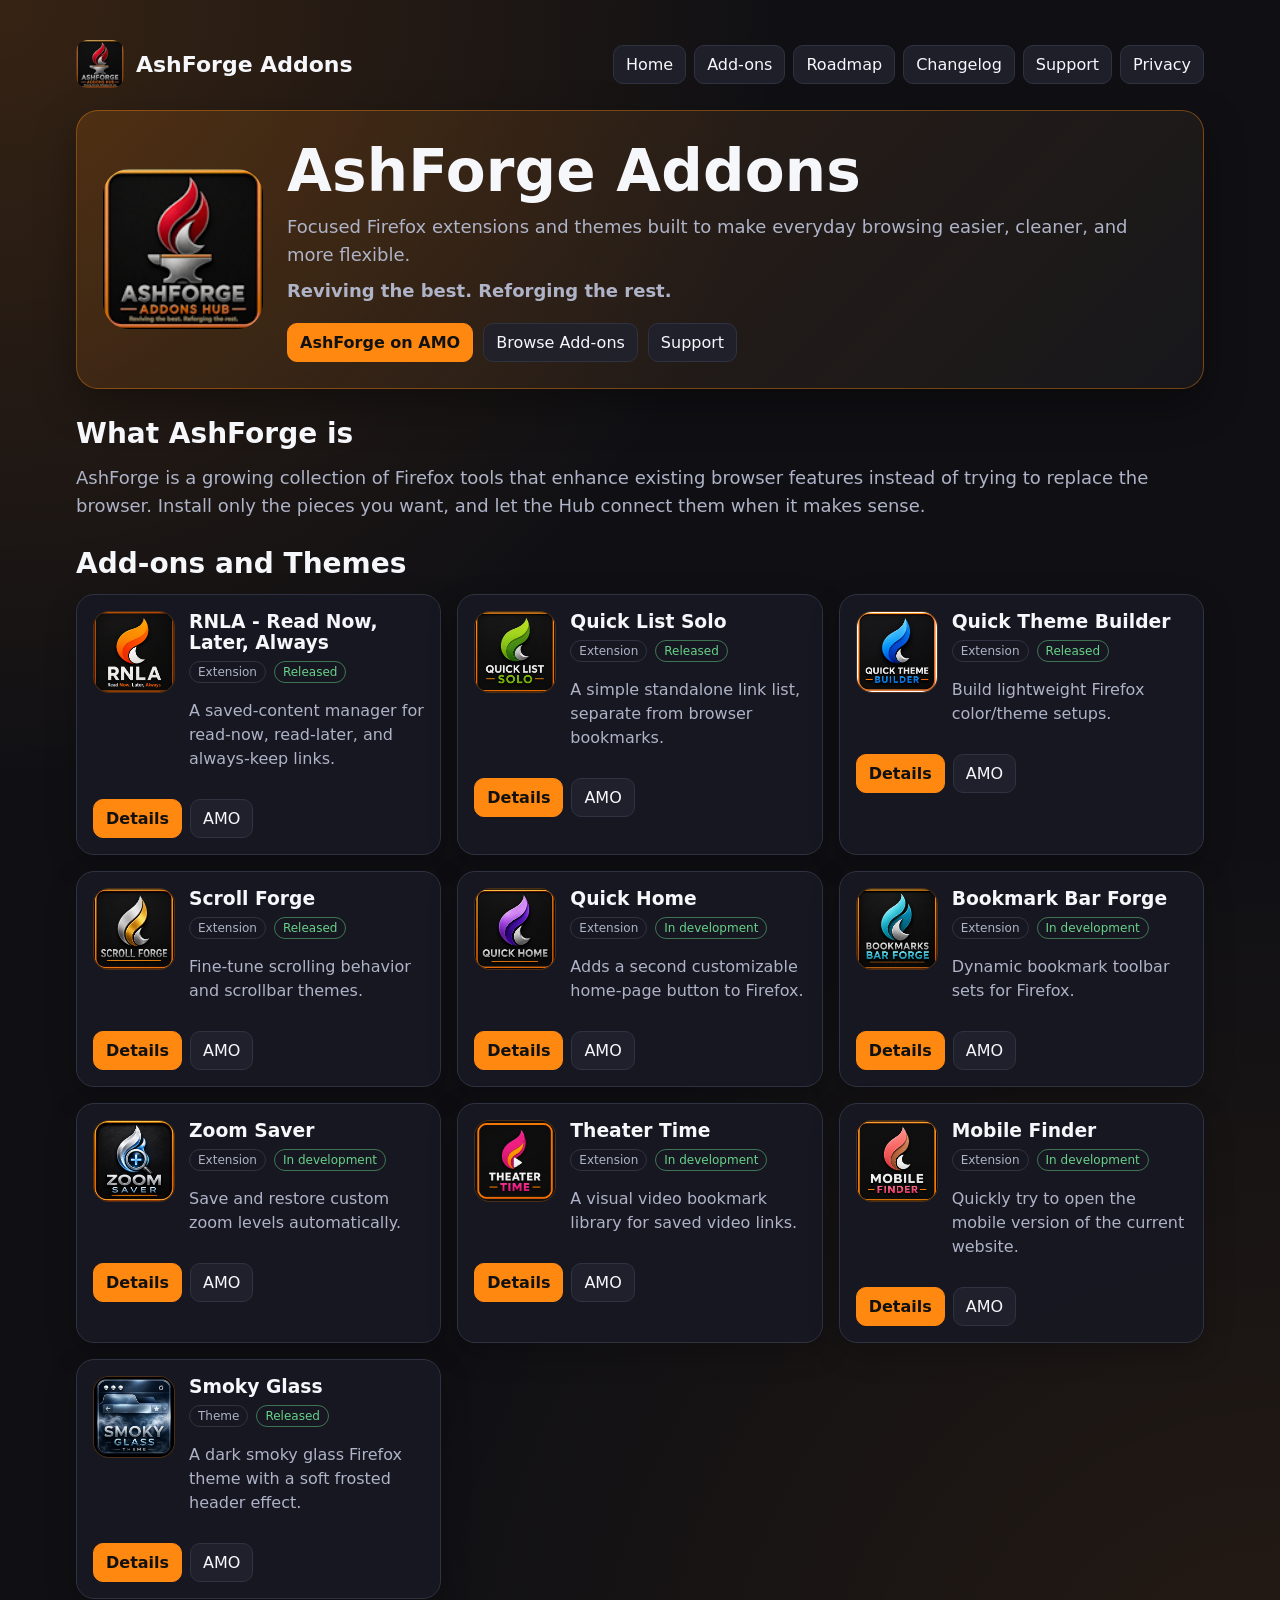
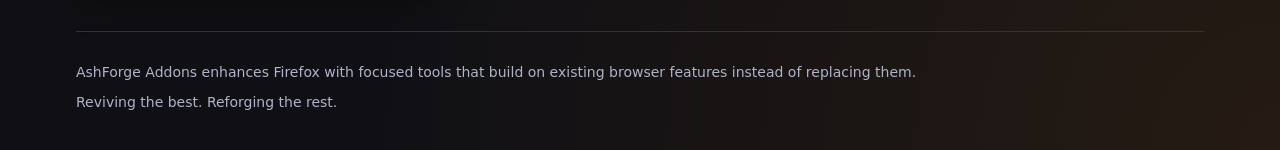
<file: index.html>
<!DOCTYPE html>
<html lang="en"><head><meta charset="UTF-8"><meta name="viewport" content="width=device-width, initial-scale=1"><title>Home | AshForge Addons</title><link rel="stylesheet" href="css/style.css"></head><body><main class="site-shell"><header class="topbar"><a class="brand" href="index.html"><img src="images/icons/ashforge-hub-128.png" alt="AshForge Addons"><strong>AshForge Addons</strong></a><nav class="nav"><a href="index.html">Home</a><a href="index.html#addons">Add-ons</a><a href="roadmap.html">Roadmap</a><a href="changelog.html">Changelog</a><a href="support.html">Support</a><a href="privacy.html">Privacy</a></nav></header><section class="hero"><img src="images/icons/ashforge-hub-128.png" alt="AshForge Addons"><div><h1>AshForge Addons</h1><p class="lead">Focused Firefox extensions and themes built to make everyday browsing easier, cleaner, and more flexible.</p><p class="lead"><strong>Reviving the best. Reforging the rest.</strong></p><div class="hero-actions"><a class="btn btn-accent" href="https://addons.mozilla.org/en-US/firefox/user/19601480/" target="_blank" rel="noopener noreferrer">AshForge on AMO</a><a class="btn" href="#addons">Browse Add-ons</a><a class="btn" href="support.html">Support</a></div></div></section><section class="section"><h2>What AshForge is</h2><p class="lead">AshForge is a growing collection of Firefox tools that enhance existing browser features instead of trying to replace the browser. Install only the pieces you want, and let the Hub connect them when it makes sense.</p></section><section class="section" id="addons"><h2>Add-ons and Themes</h2><div class="grid"><article class="card"><div class="card-head"><img class="product-icon" src="images/icons/rnla.png" alt="RNLA - Read Now, Later, Always"><div><h3>RNLA - Read Now, Later, Always</h3><div class="badges"><span class="badge">Extension</span><span class="badge ok">Released</span></div><p>A saved-content manager for read-now, read-later, and always-keep links.</p></div></div><div class="actions"><a class="btn btn-accent" href="addons/rnla.html">Details</a><a class="btn" href="https://addons.mozilla.org/en-US/firefox/addon/rnla-read-now-later-always/" target="_blank" rel="noopener noreferrer">AMO</a></div></article><article class="card"><div class="card-head"><img class="product-icon" src="images/icons/quick-list-solo.png" alt="Quick List Solo"><div><h3>Quick List Solo</h3><div class="badges"><span class="badge">Extension</span><span class="badge ok">Released</span></div><p>A simple standalone link list, separate from browser bookmarks.</p></div></div><div class="actions"><a class="btn btn-accent" href="addons/quick-list-solo.html">Details</a><a class="btn" href="https://addons.mozilla.org/en-US/firefox/addon/quick-list-solo/" target="_blank" rel="noopener noreferrer">AMO</a></div></article><article class="card"><div class="card-head"><img class="product-icon" src="images/icons/quick-theme-builder.png" alt="Quick Theme Builder"><div><h3>Quick Theme Builder</h3><div class="badges"><span class="badge">Extension</span><span class="badge ok">Released</span></div><p>Build lightweight Firefox color/theme setups.</p></div></div><div class="actions"><a class="btn btn-accent" href="addons/quick-theme-builder.html">Details</a><a class="btn" href="https://addons.mozilla.org/en-US/firefox/addon/quick-theme-builder/" target="_blank" rel="noopener noreferrer">AMO</a></div></article><article class="card"><div class="card-head"><img class="product-icon" src="images/icons/scroll-forge.png" alt="Scroll Forge"><div><h3>Scroll Forge</h3><div class="badges"><span class="badge">Extension</span><span class="badge ok">Released</span></div><p>Fine-tune scrolling behavior and scrollbar themes.</p></div></div><div class="actions"><a class="btn btn-accent" href="addons/scroll-forge.html">Details</a><a class="btn" href="https://addons.mozilla.org/en-US/firefox/addon/scroll-forge/" target="_blank" rel="noopener noreferrer">AMO</a></div></article><article class="card"><div class="card-head"><img class="product-icon" src="images/icons/quick-home.png" alt="Quick Home"><div><h3>Quick Home</h3><div class="badges"><span class="badge">Extension</span><span class="badge ok">In development</span></div><p>Adds a second customizable home-page button to Firefox.</p></div></div><div class="actions"><a class="btn btn-accent" href="addons/quick-home.html">Details</a><a class="btn" href="https://addons.mozilla.org/en-US/firefox/addon/quick-home/" target="_blank" rel="noopener noreferrer">AMO</a></div></article><article class="card"><div class="card-head"><img class="product-icon" src="images/icons/bookmark-bar-forge.png" alt="Bookmark Bar Forge"><div><h3>Bookmark Bar Forge</h3><div class="badges"><span class="badge">Extension</span><span class="badge ok">In development</span></div><p>Dynamic bookmark toolbar sets for Firefox.</p></div></div><div class="actions"><a class="btn btn-accent" href="addons/bookmark-bar-forge.html">Details</a><a class="btn" href="https://addons.mozilla.org/en-US/firefox/addon/bookmark-bar-forge/" target="_blank" rel="noopener noreferrer">AMO</a></div></article><article class="card"><div class="card-head"><img class="product-icon" src="images/icons/zoom-saver.png" alt="Zoom Saver"><div><h3>Zoom Saver</h3><div class="badges"><span class="badge">Extension</span><span class="badge ok">In development</span></div><p>Save and restore custom zoom levels automatically.</p></div></div><div class="actions"><a class="btn btn-accent" href="addons/zoom-saver.html">Details</a><a class="btn" href="https://addons.mozilla.org/en-US/firefox/addon/zoom-saver/" target="_blank" rel="noopener noreferrer">AMO</a></div></article><article class="card"><div class="card-head"><img class="product-icon" src="images/icons/theater-time.png" alt="Theater Time"><div><h3>Theater Time</h3><div class="badges"><span class="badge">Extension</span><span class="badge ok">In development</span></div><p>A visual video bookmark library for saved video links.</p></div></div><div class="actions"><a class="btn btn-accent" href="addons/theater-time.html">Details</a><a class="btn" href="https://addons.mozilla.org/en-US/firefox/addon/theater-time/" target="_blank" rel="noopener noreferrer">AMO</a></div></article><article class="card"><div class="card-head"><img class="product-icon" src="images/icons/mobile-finder.png" alt="Mobile Finder"><div><h3>Mobile Finder</h3><div class="badges"><span class="badge">Extension</span><span class="badge ok">In development</span></div><p>Quickly try to open the mobile version of the current website.</p></div></div><div class="actions"><a class="btn btn-accent" href="addons/mobile-finder.html">Details</a><a class="btn" href="https://addons.mozilla.org/en-US/firefox/addon/mobile-finder/" target="_blank" rel="noopener noreferrer">AMO</a></div></article><article class="card"><div class="card-head"><img class="product-icon" src="images/icons/smoky-glass.png" alt="Smoky Glass"><div><h3>Smoky Glass</h3><div class="badges"><span class="badge">Theme</span><span class="badge ok">Released</span></div><p>A dark smoky glass Firefox theme with a soft frosted header effect.</p></div></div><div class="actions"><a class="btn btn-accent" href="themes/smoky-glass.html">Details</a><a class="btn" href="https://addons.mozilla.org/en-US/firefox/addon/smoky-glass/" target="_blank" rel="noopener noreferrer">AMO</a></div></article></div></section><footer class="footer"><p>AshForge Addons enhances Firefox with focused tools that build on existing browser features instead of replacing them.</p><p>Reviving the best. Reforging the rest.</p></footer></main></body></html>
</file>
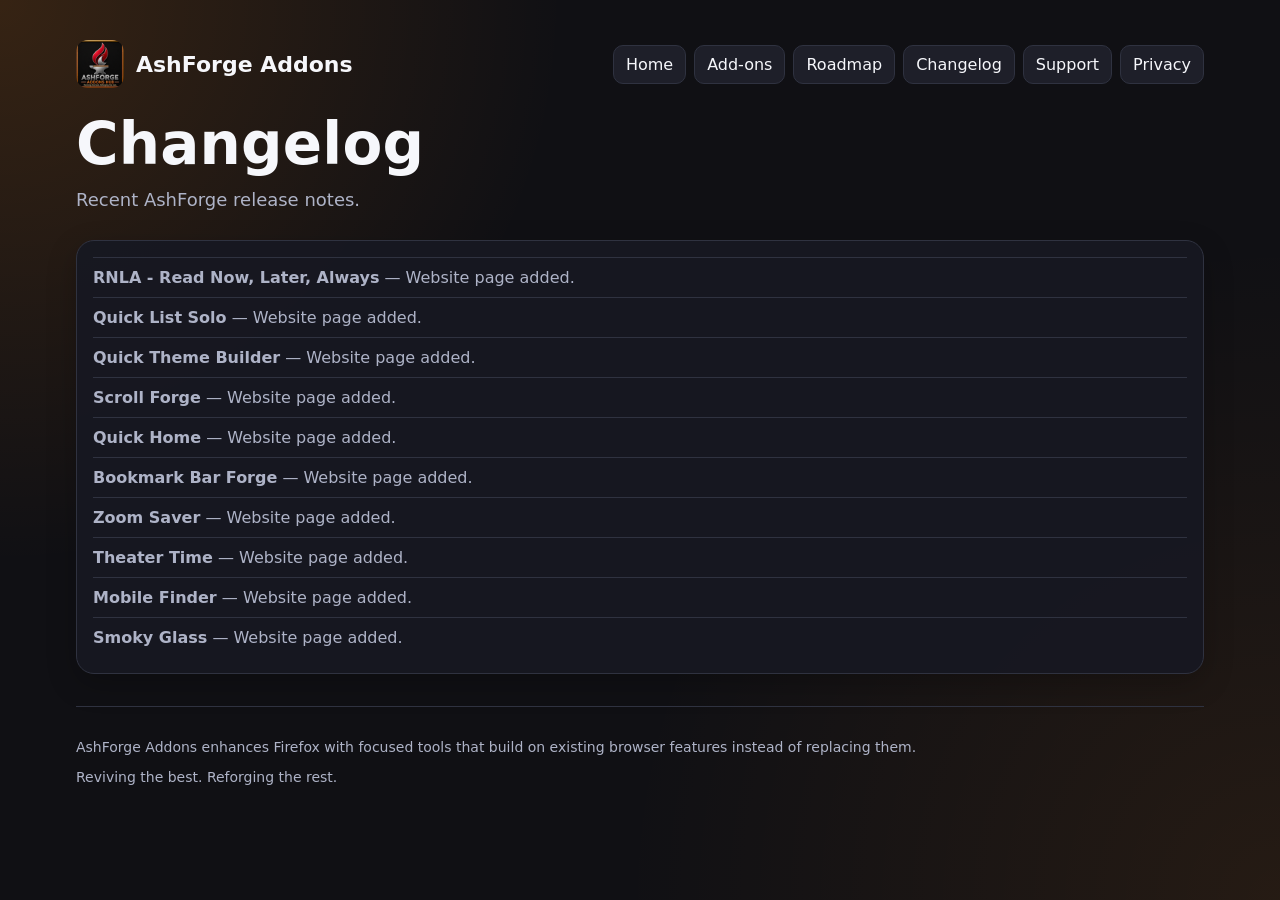
<file: changelog.html>
<!DOCTYPE html>
<html lang="en"><head><meta charset="UTF-8"><meta name="viewport" content="width=device-width, initial-scale=1"><title>Changelog | AshForge Addons</title><link rel="stylesheet" href="css/style.css"></head><body><main class="site-shell"><header class="topbar"><a class="brand" href="index.html"><img src="images/icons/ashforge-hub-128.png" alt="AshForge Addons"><strong>AshForge Addons</strong></a><nav class="nav"><a href="index.html">Home</a><a href="index.html#addons">Add-ons</a><a href="roadmap.html">Roadmap</a><a href="changelog.html">Changelog</a><a href="support.html">Support</a><a href="privacy.html">Privacy</a></nav></header><h1>Changelog</h1><p class="lead">Recent AshForge release notes.</p><div class="card section"><ul class="release-list"><li><strong>RNLA - Read Now, Later, Always</strong> — Website page added.</li><li><strong>Quick List Solo</strong> — Website page added.</li><li><strong>Quick Theme Builder</strong> — Website page added.</li><li><strong>Scroll Forge</strong> — Website page added.</li><li><strong>Quick Home</strong> — Website page added.</li><li><strong>Bookmark Bar Forge</strong> — Website page added.</li><li><strong>Zoom Saver</strong> — Website page added.</li><li><strong>Theater Time</strong> — Website page added.</li><li><strong>Mobile Finder</strong> — Website page added.</li><li><strong>Smoky Glass</strong> — Website page added.</li></ul></div><footer class="footer"><p>AshForge Addons enhances Firefox with focused tools that build on existing browser features instead of replacing them.</p><p>Reviving the best. Reforging the rest.</p></footer></main></body></html>
</file>
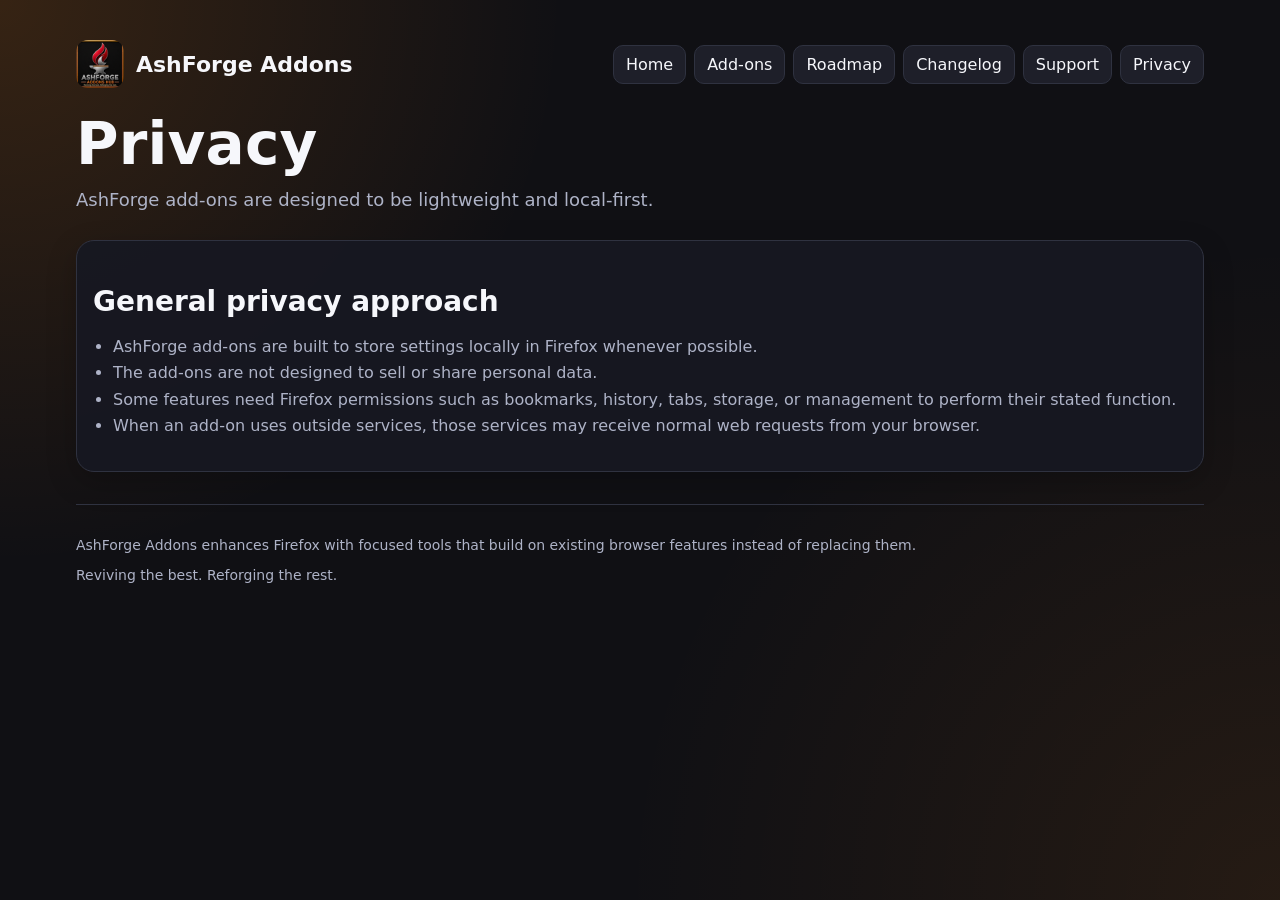
<file: privacy.html>
<!DOCTYPE html>
<html lang="en"><head><meta charset="UTF-8"><meta name="viewport" content="width=device-width, initial-scale=1"><title>Privacy | AshForge Addons</title><link rel="stylesheet" href="css/style.css"></head><body><main class="site-shell"><header class="topbar"><a class="brand" href="index.html"><img src="images/icons/ashforge-hub-128.png" alt="AshForge Addons"><strong>AshForge Addons</strong></a><nav class="nav"><a href="index.html">Home</a><a href="index.html#addons">Add-ons</a><a href="roadmap.html">Roadmap</a><a href="changelog.html">Changelog</a><a href="support.html">Support</a><a href="privacy.html">Privacy</a></nav></header><h1>Privacy</h1><p class="lead">AshForge add-ons are designed to be lightweight and local-first.</p><section class="section card"><h2>General privacy approach</h2><ul class="list"><li>AshForge add-ons are built to store settings locally in Firefox whenever possible.</li><li>The add-ons are not designed to sell or share personal data.</li><li>Some features need Firefox permissions such as bookmarks, history, tabs, storage, or management to perform their stated function.</li><li>When an add-on uses outside services, those services may receive normal web requests from your browser.</li></ul></section><footer class="footer"><p>AshForge Addons enhances Firefox with focused tools that build on existing browser features instead of replacing them.</p><p>Reviving the best. Reforging the rest.</p></footer></main></body></html>
</file>
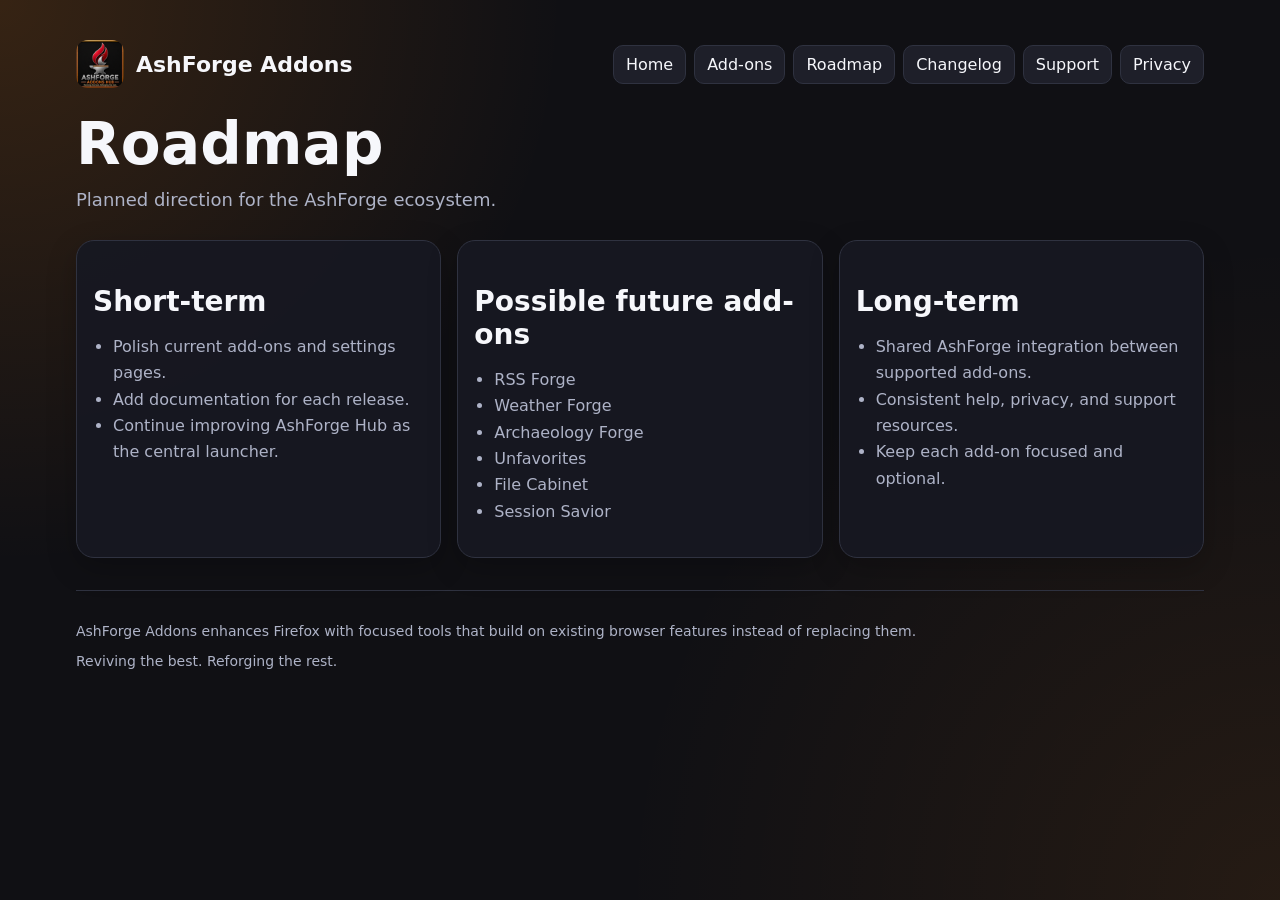
<file: roadmap.html>
<!DOCTYPE html>
<html lang="en"><head><meta charset="UTF-8"><meta name="viewport" content="width=device-width, initial-scale=1"><title>Roadmap | AshForge Addons</title><link rel="stylesheet" href="css/style.css"></head><body><main class="site-shell"><header class="topbar"><a class="brand" href="index.html"><img src="images/icons/ashforge-hub-128.png" alt="AshForge Addons"><strong>AshForge Addons</strong></a><nav class="nav"><a href="index.html">Home</a><a href="index.html#addons">Add-ons</a><a href="roadmap.html">Roadmap</a><a href="changelog.html">Changelog</a><a href="support.html">Support</a><a href="privacy.html">Privacy</a></nav></header><h1>Roadmap</h1><p class="lead">Planned direction for the AshForge ecosystem.</p><section class="grid section"><div class="card"><h2>Short-term</h2><ul class="list"><li>Polish current add-ons and settings pages.</li><li>Add documentation for each release.</li><li>Continue improving AshForge Hub as the central launcher.</li></ul></div><div class="card"><h2>Possible future add-ons</h2><ul class="list"><li>RSS Forge</li><li>Weather Forge</li><li>Archaeology Forge</li><li>Unfavorites</li><li>File Cabinet</li><li>Session Savior</li></ul></div><div class="card"><h2>Long-term</h2><ul class="list"><li>Shared AshForge integration between supported add-ons.</li><li>Consistent help, privacy, and support resources.</li><li>Keep each add-on focused and optional.</li></ul></div></section><footer class="footer"><p>AshForge Addons enhances Firefox with focused tools that build on existing browser features instead of replacing them.</p><p>Reviving the best. Reforging the rest.</p></footer></main></body></html>
</file>
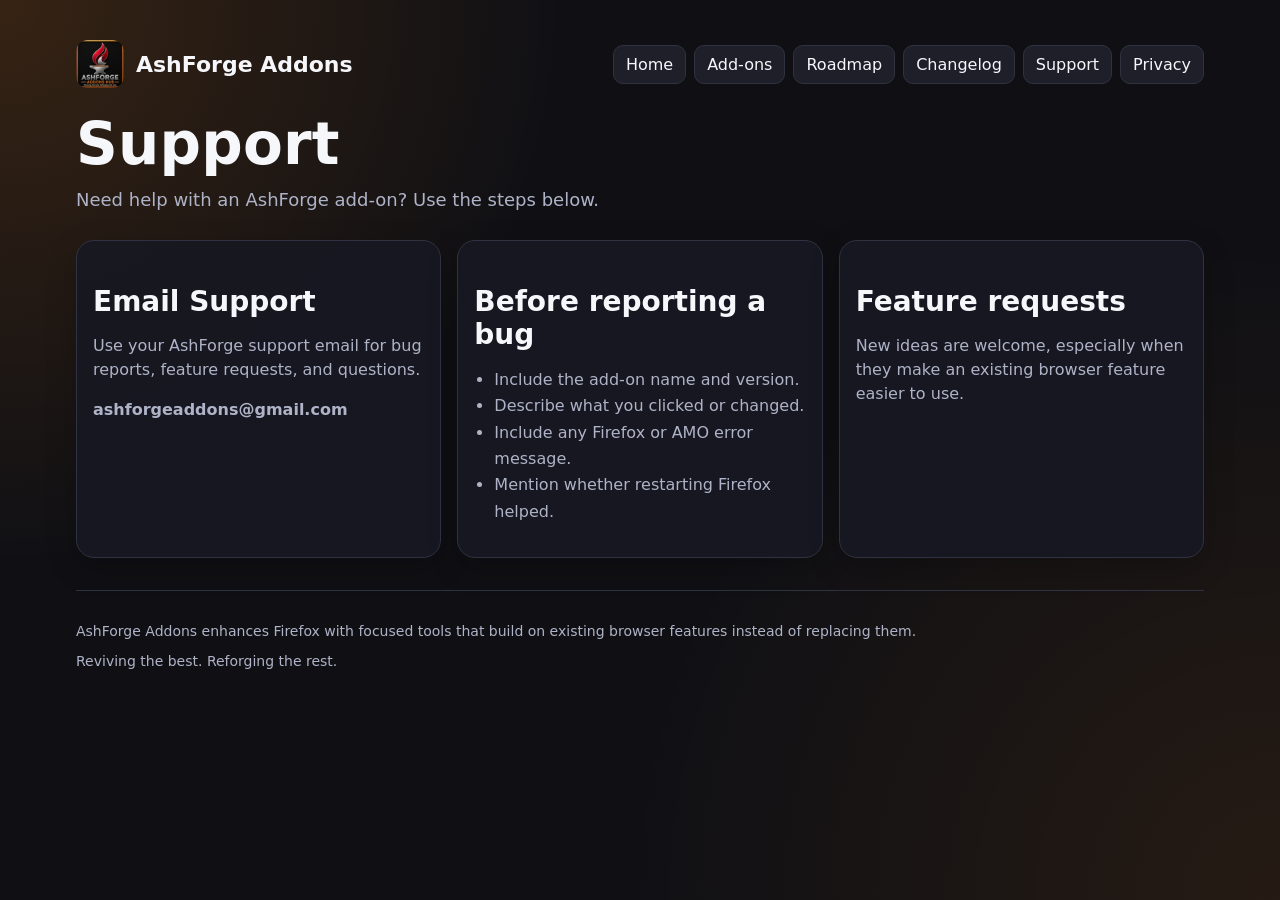
<file: support.html>
<!DOCTYPE html>
<html lang="en"><head><meta charset="UTF-8"><meta name="viewport" content="width=device-width, initial-scale=1"><title>Support | AshForge Addons</title><link rel="stylesheet" href="css/style.css"></head><body><main class="site-shell"><header class="topbar"><a class="brand" href="index.html"><img src="images/icons/ashforge-hub-128.png" alt="AshForge Addons"><strong>AshForge Addons</strong></a><nav class="nav"><a href="index.html">Home</a><a href="index.html#addons">Add-ons</a><a href="roadmap.html">Roadmap</a><a href="changelog.html">Changelog</a><a href="support.html">Support</a><a href="privacy.html">Privacy</a></nav></header><h1>Support</h1><p class="lead">Need help with an AshForge add-on? Use the steps below.</p><section class="grid section"><div class="card"><h2>Email Support</h2><p class="muted">Use your AshForge support email for bug reports, feature requests, and questions.</p><p><strong>ashforgeaddons@gmail.com</strong></p></div><div class="card"><h2>Before reporting a bug</h2><ul class="list"><li>Include the add-on name and version.</li><li>Describe what you clicked or changed.</li><li>Include any Firefox or AMO error message.</li><li>Mention whether restarting Firefox helped.</li></ul></div><div class="card"><h2>Feature requests</h2><p class="muted">New ideas are welcome, especially when they make an existing browser feature easier to use.</p></div></section><footer class="footer"><p>AshForge Addons enhances Firefox with focused tools that build on existing browser features instead of replacing them.</p><p>Reviving the best. Reforging the rest.</p></footer></main></body></html>
</file>
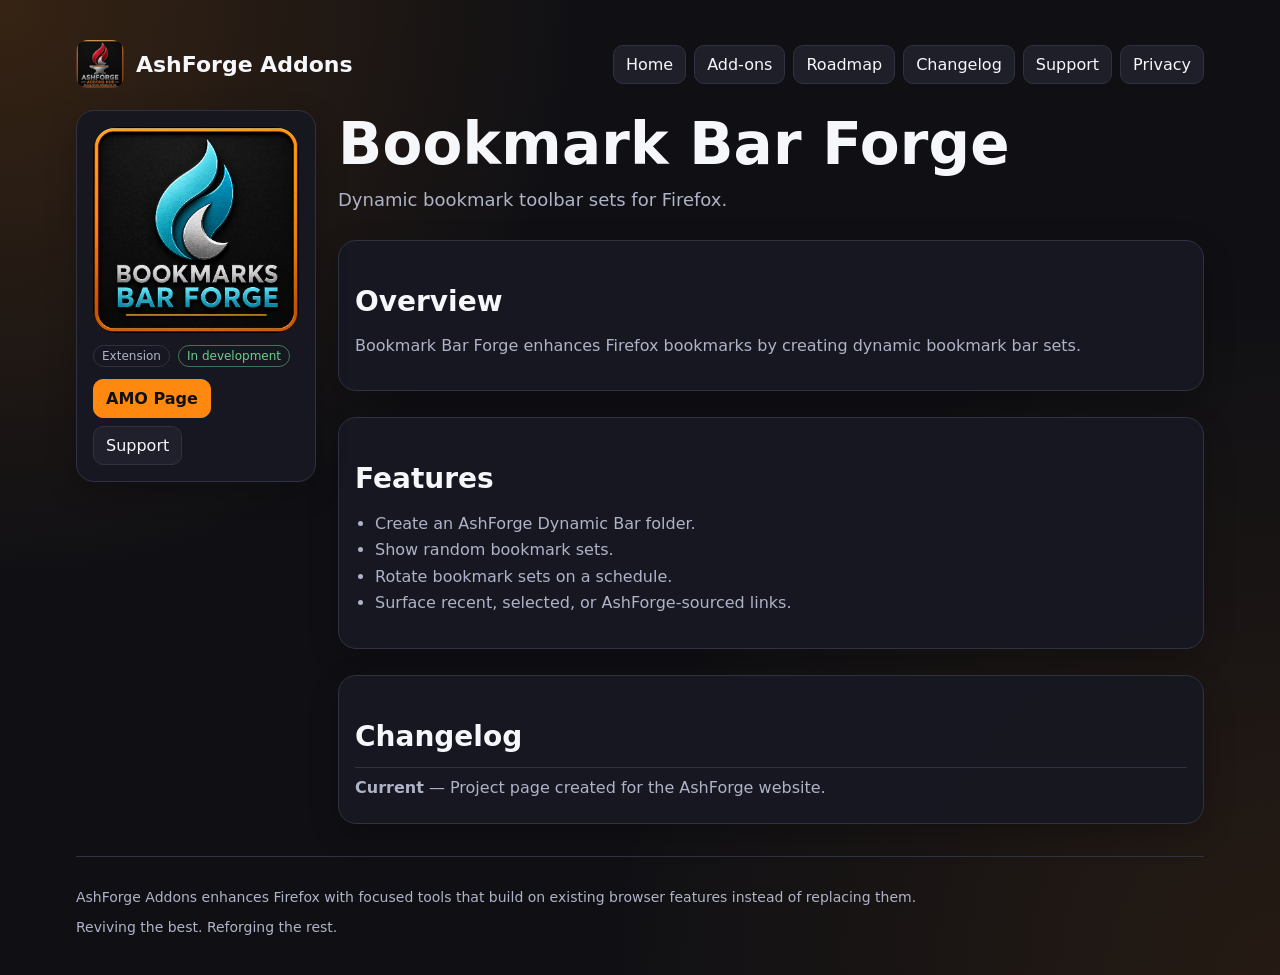
<file: addons/bookmark-bar-forge.html>
<!DOCTYPE html>
<html lang="en"><head><meta charset="UTF-8"><meta name="viewport" content="width=device-width, initial-scale=1"><title>Bookmark Bar Forge | AshForge Addons</title><link rel="stylesheet" href="../css/style.css"></head><body><main class="site-shell"><header class="topbar"><a class="brand" href="../index.html"><img src="../images/icons/ashforge-hub-128.png" alt="AshForge Addons"><strong>AshForge Addons</strong></a><nav class="nav"><a href="../index.html">Home</a><a href="../index.html#addons">Add-ons</a><a href="../roadmap.html">Roadmap</a><a href="../changelog.html">Changelog</a><a href="../support.html">Support</a><a href="../privacy.html">Privacy</a></nav></header><section class="details-layout"><aside class="card side-panel"><img src="../images/icons/bookmark-bar-forge.png" alt="Bookmark Bar Forge"><div class="badges"><span class="badge">Extension</span><span class="badge ok">In development</span></div><div class="actions"><a class="btn btn-accent" href="https://addons.mozilla.org/en-US/firefox/addon/bookmark-bar-forge/" target="_blank" rel="noopener noreferrer">AMO Page</a><a class="btn" href="../support.html">Support</a></div></aside><section><h1>Bookmark Bar Forge</h1><p class="lead">Dynamic bookmark toolbar sets for Firefox.</p><div class="card section"><h2>Overview</h2><p>Bookmark Bar Forge enhances Firefox bookmarks by creating dynamic bookmark bar sets.</p></div><div class="card section"><h2>Features</h2><ul class="list"><li>Create an AshForge Dynamic Bar folder.</li><li>Show random bookmark sets.</li><li>Rotate bookmark sets on a schedule.</li><li>Surface recent, selected, or AshForge-sourced links.</li></ul></div><div class="card section"><h2>Changelog</h2><ul class="release-list"><li><strong>Current</strong> — Project page created for the AshForge website.</li></ul></div></section></section><footer class="footer"><p>AshForge Addons enhances Firefox with focused tools that build on existing browser features instead of replacing them.</p><p>Reviving the best. Reforging the rest.</p></footer></main></body></html>
</file>
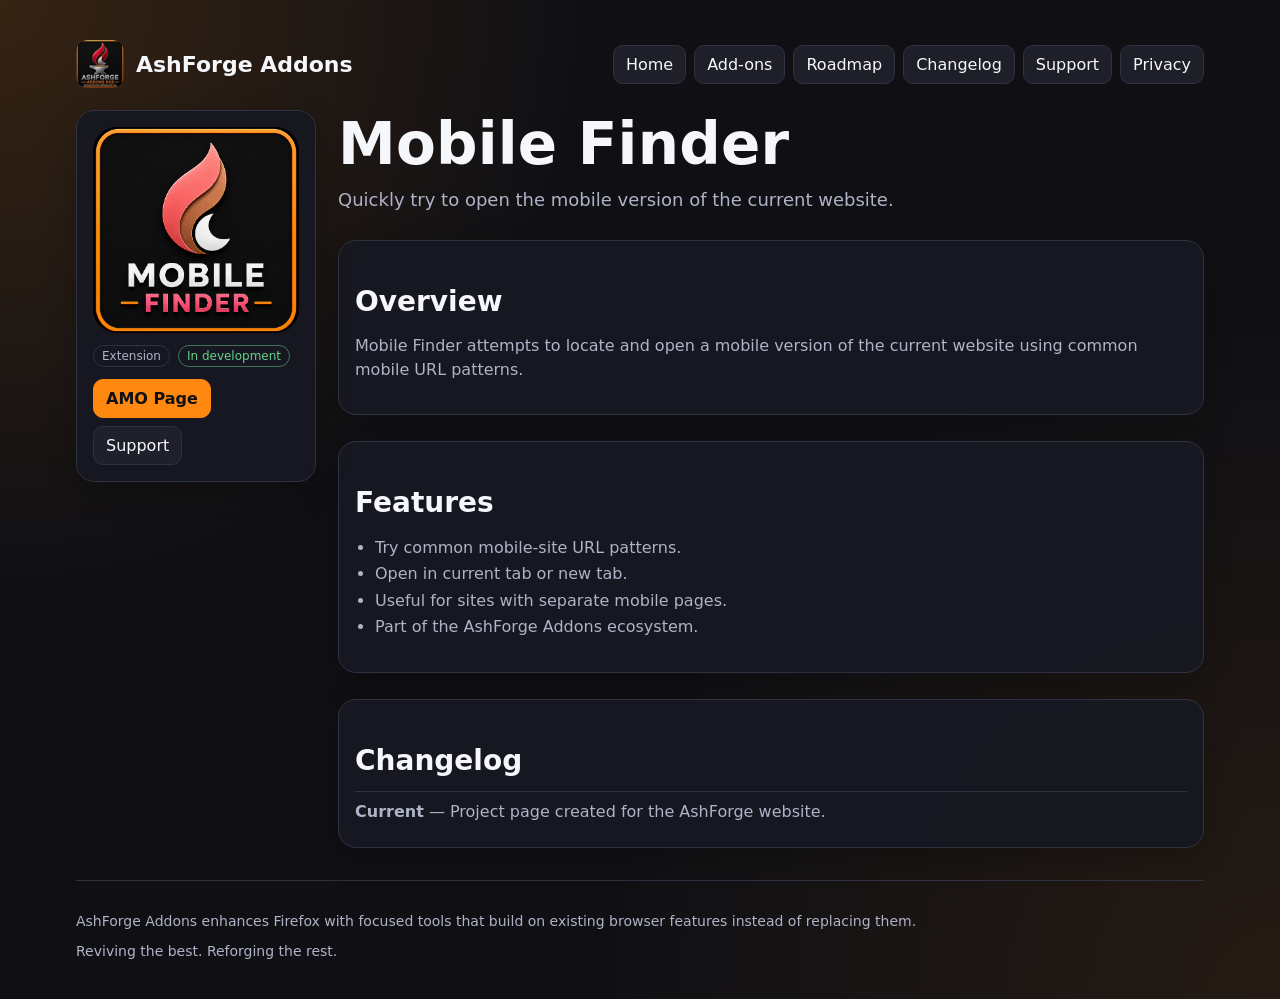
<file: addons/mobile-finder.html>
<!DOCTYPE html>
<html lang="en"><head><meta charset="UTF-8"><meta name="viewport" content="width=device-width, initial-scale=1"><title>Mobile Finder | AshForge Addons</title><link rel="stylesheet" href="../css/style.css"></head><body><main class="site-shell"><header class="topbar"><a class="brand" href="../index.html"><img src="../images/icons/ashforge-hub-128.png" alt="AshForge Addons"><strong>AshForge Addons</strong></a><nav class="nav"><a href="../index.html">Home</a><a href="../index.html#addons">Add-ons</a><a href="../roadmap.html">Roadmap</a><a href="../changelog.html">Changelog</a><a href="../support.html">Support</a><a href="../privacy.html">Privacy</a></nav></header><section class="details-layout"><aside class="card side-panel"><img src="../images/icons/mobile-finder.png" alt="Mobile Finder"><div class="badges"><span class="badge">Extension</span><span class="badge ok">In development</span></div><div class="actions"><a class="btn btn-accent" href="https://addons.mozilla.org/en-US/firefox/addon/mobile-finder/" target="_blank" rel="noopener noreferrer">AMO Page</a><a class="btn" href="../support.html">Support</a></div></aside><section><h1>Mobile Finder</h1><p class="lead">Quickly try to open the mobile version of the current website.</p><div class="card section"><h2>Overview</h2><p>Mobile Finder attempts to locate and open a mobile version of the current website using common mobile URL patterns.</p></div><div class="card section"><h2>Features</h2><ul class="list"><li>Try common mobile-site URL patterns.</li><li>Open in current tab or new tab.</li><li>Useful for sites with separate mobile pages.</li><li>Part of the AshForge Addons ecosystem.</li></ul></div><div class="card section"><h2>Changelog</h2><ul class="release-list"><li><strong>Current</strong> — Project page created for the AshForge website.</li></ul></div></section></section><footer class="footer"><p>AshForge Addons enhances Firefox with focused tools that build on existing browser features instead of replacing them.</p><p>Reviving the best. Reforging the rest.</p></footer></main></body></html>
</file>
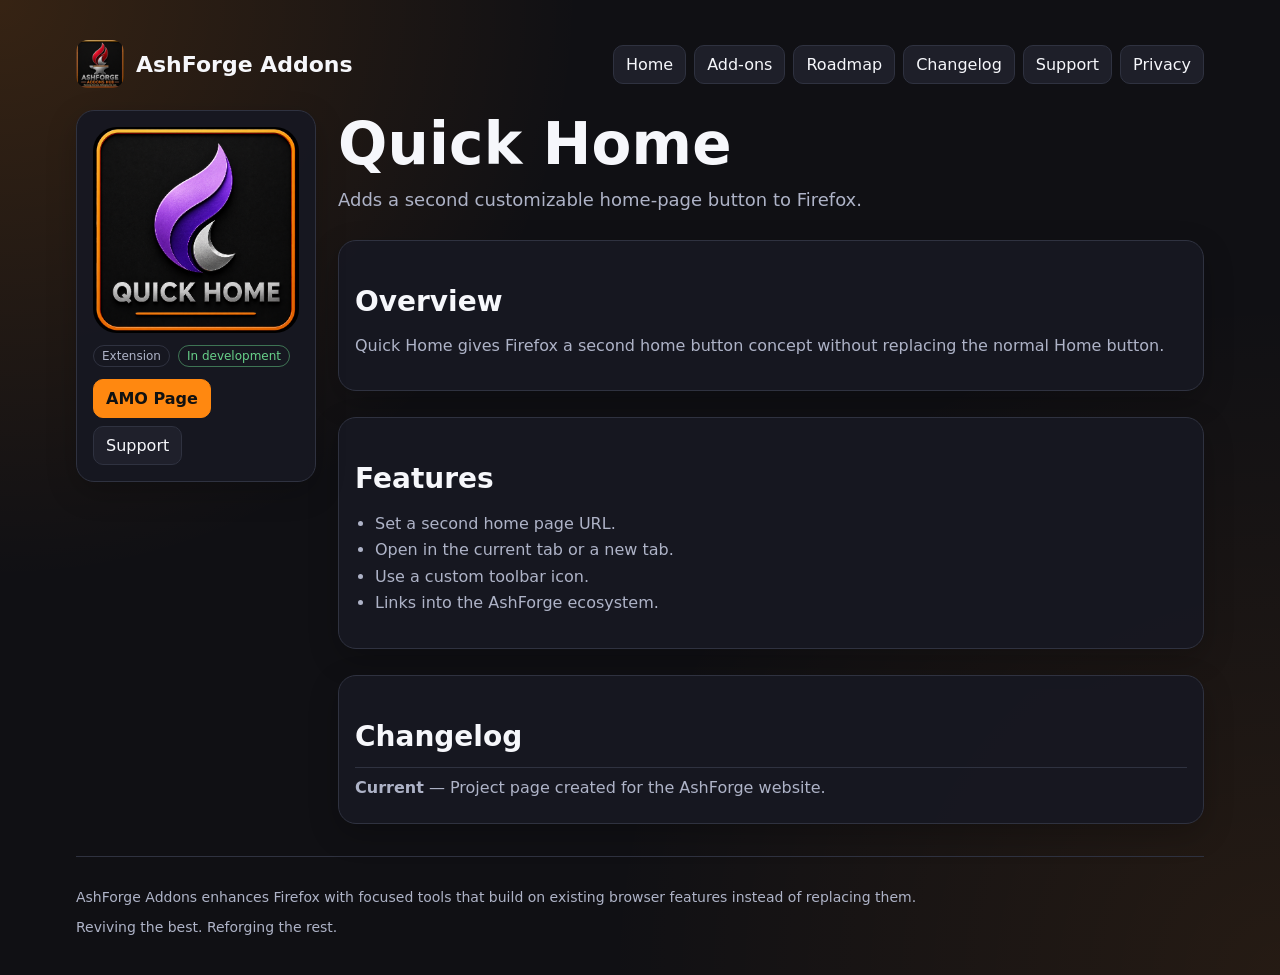
<file: addons/quick-home.html>
<!DOCTYPE html>
<html lang="en"><head><meta charset="UTF-8"><meta name="viewport" content="width=device-width, initial-scale=1"><title>Quick Home | AshForge Addons</title><link rel="stylesheet" href="../css/style.css"></head><body><main class="site-shell"><header class="topbar"><a class="brand" href="../index.html"><img src="../images/icons/ashforge-hub-128.png" alt="AshForge Addons"><strong>AshForge Addons</strong></a><nav class="nav"><a href="../index.html">Home</a><a href="../index.html#addons">Add-ons</a><a href="../roadmap.html">Roadmap</a><a href="../changelog.html">Changelog</a><a href="../support.html">Support</a><a href="../privacy.html">Privacy</a></nav></header><section class="details-layout"><aside class="card side-panel"><img src="../images/icons/quick-home.png" alt="Quick Home"><div class="badges"><span class="badge">Extension</span><span class="badge ok">In development</span></div><div class="actions"><a class="btn btn-accent" href="https://addons.mozilla.org/en-US/firefox/addon/quick-home/" target="_blank" rel="noopener noreferrer">AMO Page</a><a class="btn" href="../support.html">Support</a></div></aside><section><h1>Quick Home</h1><p class="lead">Adds a second customizable home-page button to Firefox.</p><div class="card section"><h2>Overview</h2><p>Quick Home gives Firefox a second home button concept without replacing the normal Home button.</p></div><div class="card section"><h2>Features</h2><ul class="list"><li>Set a second home page URL.</li><li>Open in the current tab or a new tab.</li><li>Use a custom toolbar icon.</li><li>Links into the AshForge ecosystem.</li></ul></div><div class="card section"><h2>Changelog</h2><ul class="release-list"><li><strong>Current</strong> — Project page created for the AshForge website.</li></ul></div></section></section><footer class="footer"><p>AshForge Addons enhances Firefox with focused tools that build on existing browser features instead of replacing them.</p><p>Reviving the best. Reforging the rest.</p></footer></main></body></html>
</file>
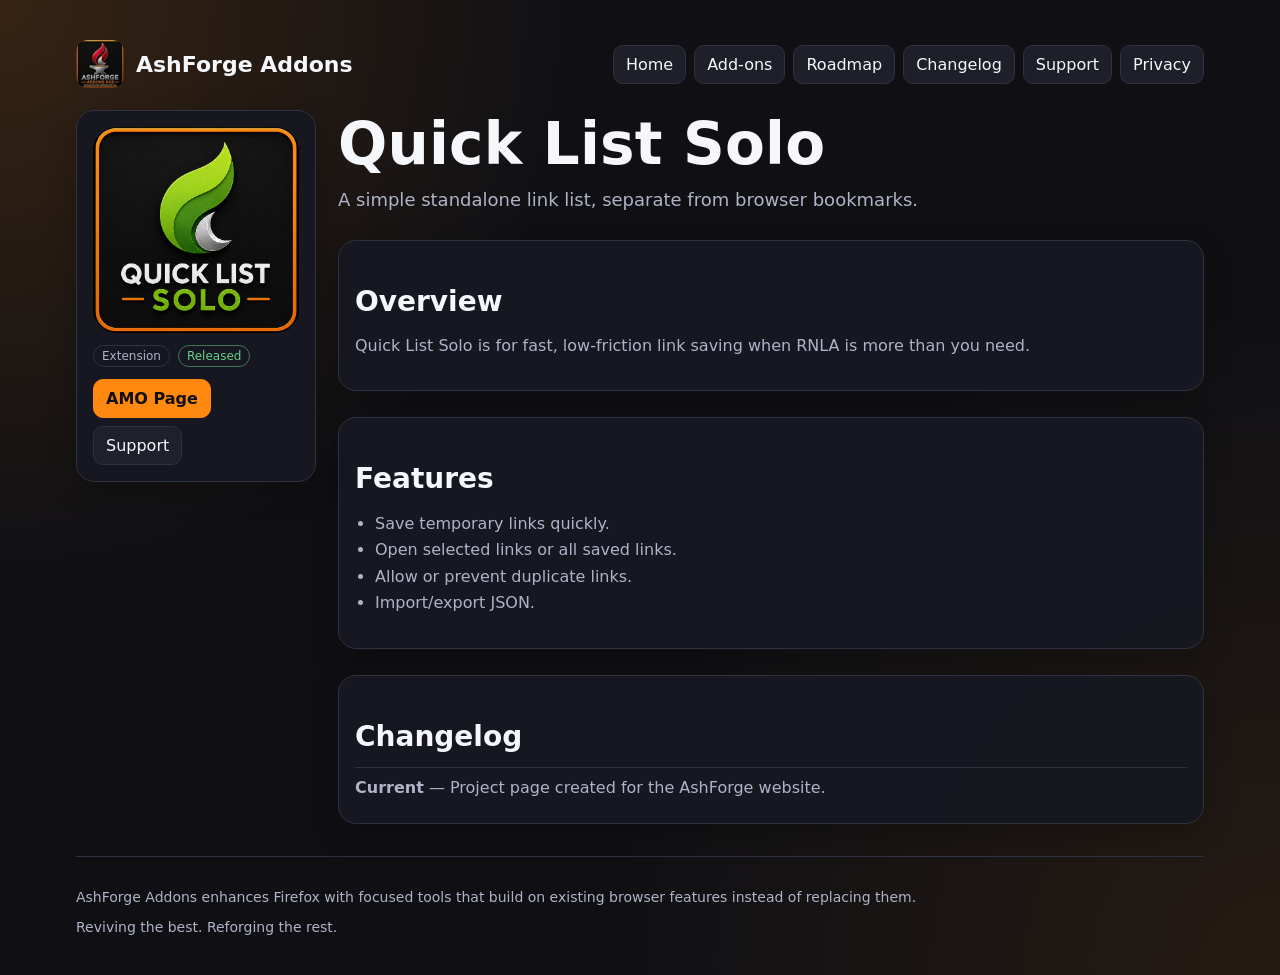
<file: addons/quick-list-solo.html>
<!DOCTYPE html>
<html lang="en"><head><meta charset="UTF-8"><meta name="viewport" content="width=device-width, initial-scale=1"><title>Quick List Solo | AshForge Addons</title><link rel="stylesheet" href="../css/style.css"></head><body><main class="site-shell"><header class="topbar"><a class="brand" href="../index.html"><img src="../images/icons/ashforge-hub-128.png" alt="AshForge Addons"><strong>AshForge Addons</strong></a><nav class="nav"><a href="../index.html">Home</a><a href="../index.html#addons">Add-ons</a><a href="../roadmap.html">Roadmap</a><a href="../changelog.html">Changelog</a><a href="../support.html">Support</a><a href="../privacy.html">Privacy</a></nav></header><section class="details-layout"><aside class="card side-panel"><img src="../images/icons/quick-list-solo.png" alt="Quick List Solo"><div class="badges"><span class="badge">Extension</span><span class="badge ok">Released</span></div><div class="actions"><a class="btn btn-accent" href="https://addons.mozilla.org/en-US/firefox/addon/quick-list-solo/" target="_blank" rel="noopener noreferrer">AMO Page</a><a class="btn" href="../support.html">Support</a></div></aside><section><h1>Quick List Solo</h1><p class="lead">A simple standalone link list, separate from browser bookmarks.</p><div class="card section"><h2>Overview</h2><p>Quick List Solo is for fast, low-friction link saving when RNLA is more than you need.</p></div><div class="card section"><h2>Features</h2><ul class="list"><li>Save temporary links quickly.</li><li>Open selected links or all saved links.</li><li>Allow or prevent duplicate links.</li><li>Import/export JSON.</li></ul></div><div class="card section"><h2>Changelog</h2><ul class="release-list"><li><strong>Current</strong> — Project page created for the AshForge website.</li></ul></div></section></section><footer class="footer"><p>AshForge Addons enhances Firefox with focused tools that build on existing browser features instead of replacing them.</p><p>Reviving the best. Reforging the rest.</p></footer></main></body></html>
</file>
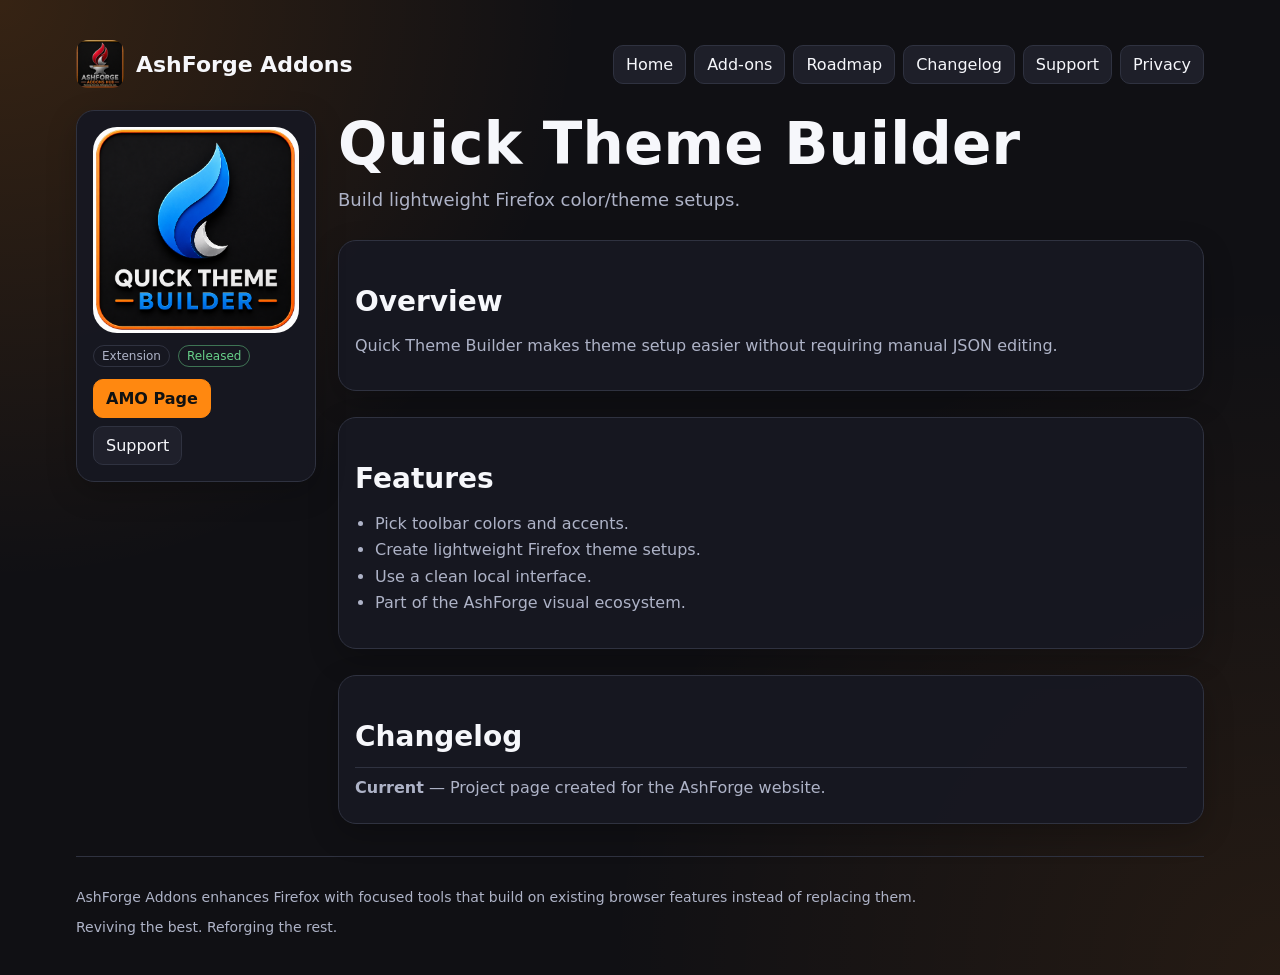
<file: addons/quick-theme-builder.html>
<!DOCTYPE html>
<html lang="en"><head><meta charset="UTF-8"><meta name="viewport" content="width=device-width, initial-scale=1"><title>Quick Theme Builder | AshForge Addons</title><link rel="stylesheet" href="../css/style.css"></head><body><main class="site-shell"><header class="topbar"><a class="brand" href="../index.html"><img src="../images/icons/ashforge-hub-128.png" alt="AshForge Addons"><strong>AshForge Addons</strong></a><nav class="nav"><a href="../index.html">Home</a><a href="../index.html#addons">Add-ons</a><a href="../roadmap.html">Roadmap</a><a href="../changelog.html">Changelog</a><a href="../support.html">Support</a><a href="../privacy.html">Privacy</a></nav></header><section class="details-layout"><aside class="card side-panel"><img src="../images/icons/quick-theme-builder.png" alt="Quick Theme Builder"><div class="badges"><span class="badge">Extension</span><span class="badge ok">Released</span></div><div class="actions"><a class="btn btn-accent" href="https://addons.mozilla.org/en-US/firefox/addon/quick-theme-builder/" target="_blank" rel="noopener noreferrer">AMO Page</a><a class="btn" href="../support.html">Support</a></div></aside><section><h1>Quick Theme Builder</h1><p class="lead">Build lightweight Firefox color/theme setups.</p><div class="card section"><h2>Overview</h2><p>Quick Theme Builder makes theme setup easier without requiring manual JSON editing.</p></div><div class="card section"><h2>Features</h2><ul class="list"><li>Pick toolbar colors and accents.</li><li>Create lightweight Firefox theme setups.</li><li>Use a clean local interface.</li><li>Part of the AshForge visual ecosystem.</li></ul></div><div class="card section"><h2>Changelog</h2><ul class="release-list"><li><strong>Current</strong> — Project page created for the AshForge website.</li></ul></div></section></section><footer class="footer"><p>AshForge Addons enhances Firefox with focused tools that build on existing browser features instead of replacing them.</p><p>Reviving the best. Reforging the rest.</p></footer></main></body></html>
</file>
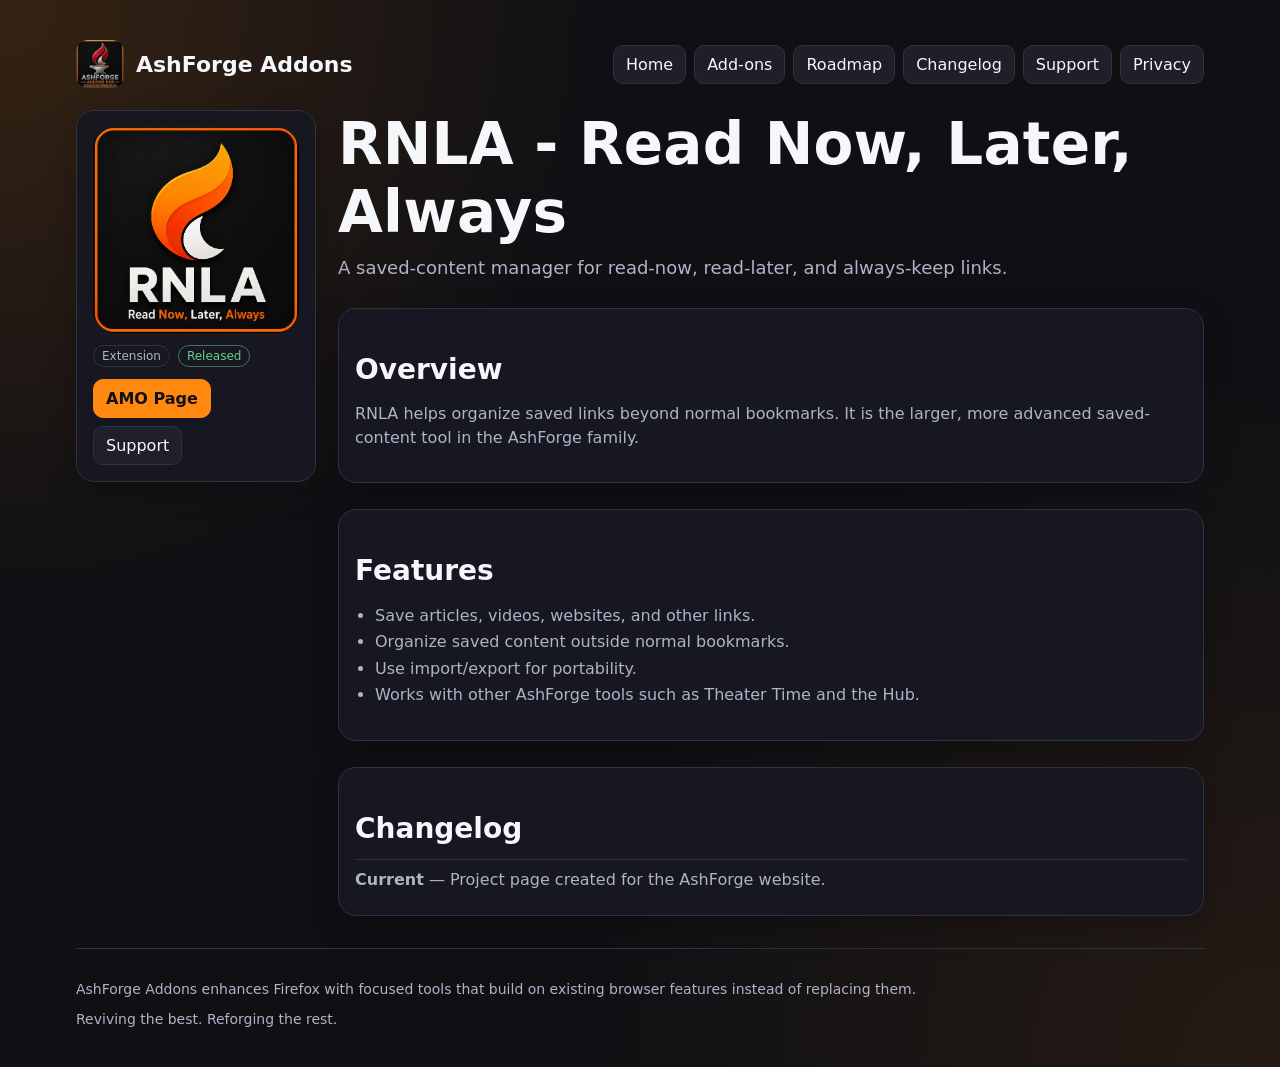
<file: addons/rnla.html>
<!DOCTYPE html>
<html lang="en"><head><meta charset="UTF-8"><meta name="viewport" content="width=device-width, initial-scale=1"><title>RNLA - Read Now, Later, Always | AshForge Addons</title><link rel="stylesheet" href="../css/style.css"></head><body><main class="site-shell"><header class="topbar"><a class="brand" href="../index.html"><img src="../images/icons/ashforge-hub-128.png" alt="AshForge Addons"><strong>AshForge Addons</strong></a><nav class="nav"><a href="../index.html">Home</a><a href="../index.html#addons">Add-ons</a><a href="../roadmap.html">Roadmap</a><a href="../changelog.html">Changelog</a><a href="../support.html">Support</a><a href="../privacy.html">Privacy</a></nav></header><section class="details-layout"><aside class="card side-panel"><img src="../images/icons/rnla.png" alt="RNLA - Read Now, Later, Always"><div class="badges"><span class="badge">Extension</span><span class="badge ok">Released</span></div><div class="actions"><a class="btn btn-accent" href="https://addons.mozilla.org/en-US/firefox/addon/rnla-read-now-later-always/" target="_blank" rel="noopener noreferrer">AMO Page</a><a class="btn" href="../support.html">Support</a></div></aside><section><h1>RNLA - Read Now, Later, Always</h1><p class="lead">A saved-content manager for read-now, read-later, and always-keep links.</p><div class="card section"><h2>Overview</h2><p>RNLA helps organize saved links beyond normal bookmarks. It is the larger, more advanced saved-content tool in the AshForge family.</p></div><div class="card section"><h2>Features</h2><ul class="list"><li>Save articles, videos, websites, and other links.</li><li>Organize saved content outside normal bookmarks.</li><li>Use import/export for portability.</li><li>Works with other AshForge tools such as Theater Time and the Hub.</li></ul></div><div class="card section"><h2>Changelog</h2><ul class="release-list"><li><strong>Current</strong> — Project page created for the AshForge website.</li></ul></div></section></section><footer class="footer"><p>AshForge Addons enhances Firefox with focused tools that build on existing browser features instead of replacing them.</p><p>Reviving the best. Reforging the rest.</p></footer></main></body></html>
</file>
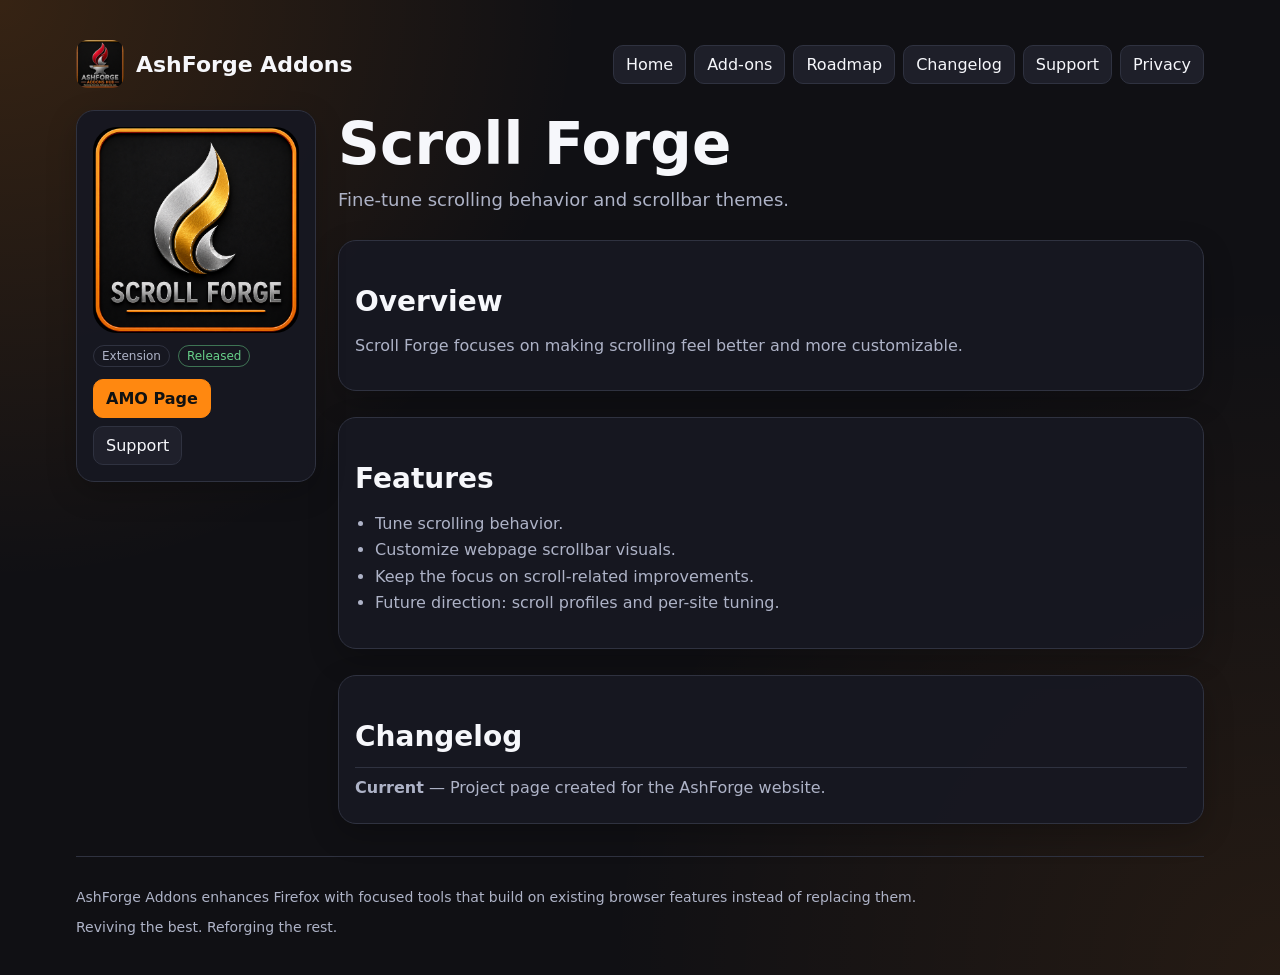
<file: addons/scroll-forge.html>
<!DOCTYPE html>
<html lang="en"><head><meta charset="UTF-8"><meta name="viewport" content="width=device-width, initial-scale=1"><title>Scroll Forge | AshForge Addons</title><link rel="stylesheet" href="../css/style.css"></head><body><main class="site-shell"><header class="topbar"><a class="brand" href="../index.html"><img src="../images/icons/ashforge-hub-128.png" alt="AshForge Addons"><strong>AshForge Addons</strong></a><nav class="nav"><a href="../index.html">Home</a><a href="../index.html#addons">Add-ons</a><a href="../roadmap.html">Roadmap</a><a href="../changelog.html">Changelog</a><a href="../support.html">Support</a><a href="../privacy.html">Privacy</a></nav></header><section class="details-layout"><aside class="card side-panel"><img src="../images/icons/scroll-forge.png" alt="Scroll Forge"><div class="badges"><span class="badge">Extension</span><span class="badge ok">Released</span></div><div class="actions"><a class="btn btn-accent" href="https://addons.mozilla.org/en-US/firefox/addon/scroll-forge/" target="_blank" rel="noopener noreferrer">AMO Page</a><a class="btn" href="../support.html">Support</a></div></aside><section><h1>Scroll Forge</h1><p class="lead">Fine-tune scrolling behavior and scrollbar themes.</p><div class="card section"><h2>Overview</h2><p>Scroll Forge focuses on making scrolling feel better and more customizable.</p></div><div class="card section"><h2>Features</h2><ul class="list"><li>Tune scrolling behavior.</li><li>Customize webpage scrollbar visuals.</li><li>Keep the focus on scroll-related improvements.</li><li>Future direction: scroll profiles and per-site tuning.</li></ul></div><div class="card section"><h2>Changelog</h2><ul class="release-list"><li><strong>Current</strong> — Project page created for the AshForge website.</li></ul></div></section></section><footer class="footer"><p>AshForge Addons enhances Firefox with focused tools that build on existing browser features instead of replacing them.</p><p>Reviving the best. Reforging the rest.</p></footer></main></body></html>
</file>
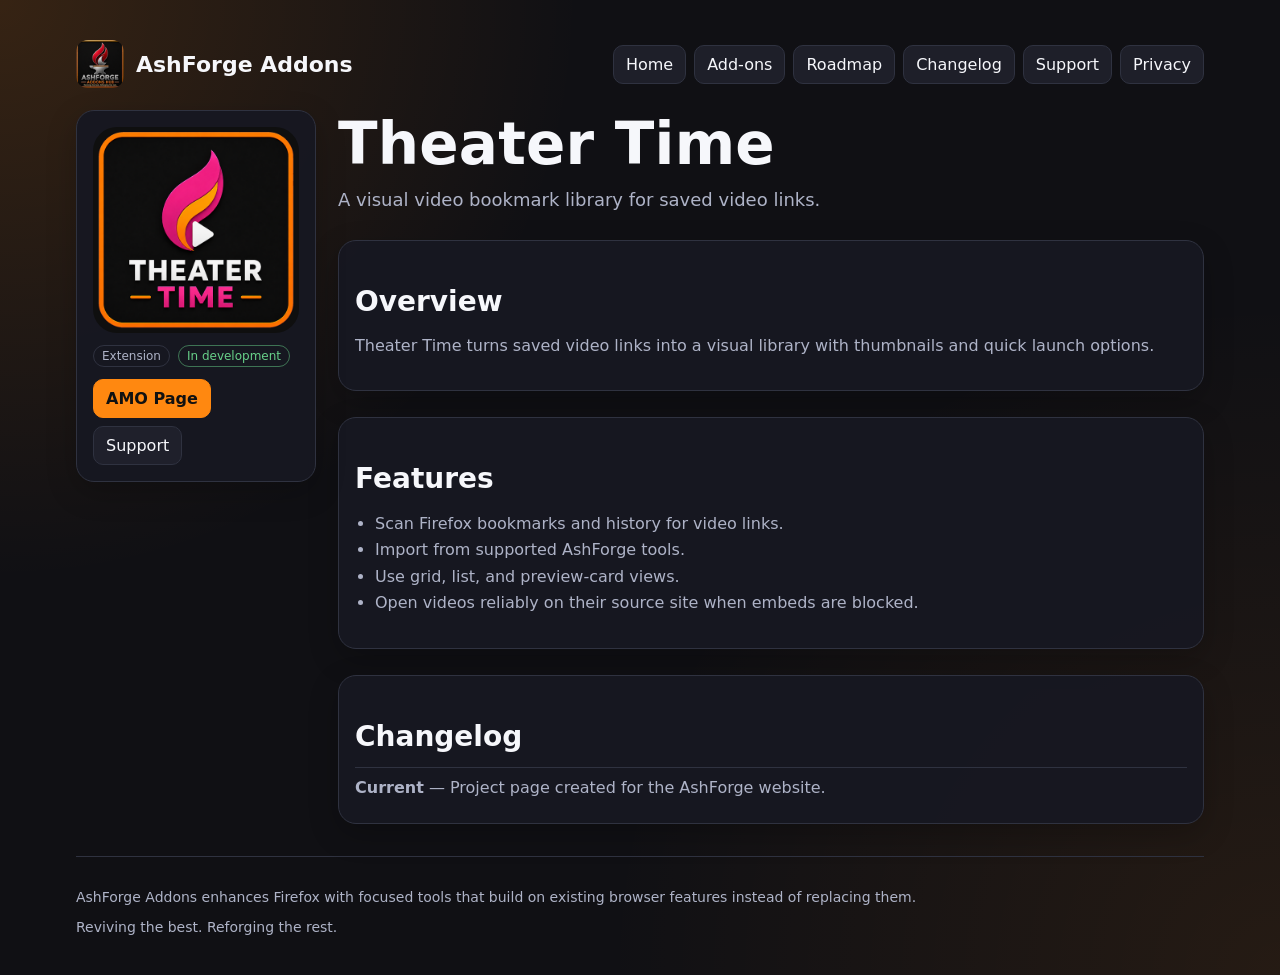
<file: addons/theater-time.html>
<!DOCTYPE html>
<html lang="en"><head><meta charset="UTF-8"><meta name="viewport" content="width=device-width, initial-scale=1"><title>Theater Time | AshForge Addons</title><link rel="stylesheet" href="../css/style.css"></head><body><main class="site-shell"><header class="topbar"><a class="brand" href="../index.html"><img src="../images/icons/ashforge-hub-128.png" alt="AshForge Addons"><strong>AshForge Addons</strong></a><nav class="nav"><a href="../index.html">Home</a><a href="../index.html#addons">Add-ons</a><a href="../roadmap.html">Roadmap</a><a href="../changelog.html">Changelog</a><a href="../support.html">Support</a><a href="../privacy.html">Privacy</a></nav></header><section class="details-layout"><aside class="card side-panel"><img src="../images/icons/theater-time.png" alt="Theater Time"><div class="badges"><span class="badge">Extension</span><span class="badge ok">In development</span></div><div class="actions"><a class="btn btn-accent" href="https://addons.mozilla.org/en-US/firefox/addon/theater-time/" target="_blank" rel="noopener noreferrer">AMO Page</a><a class="btn" href="../support.html">Support</a></div></aside><section><h1>Theater Time</h1><p class="lead">A visual video bookmark library for saved video links.</p><div class="card section"><h2>Overview</h2><p>Theater Time turns saved video links into a visual library with thumbnails and quick launch options.</p></div><div class="card section"><h2>Features</h2><ul class="list"><li>Scan Firefox bookmarks and history for video links.</li><li>Import from supported AshForge tools.</li><li>Use grid, list, and preview-card views.</li><li>Open videos reliably on their source site when embeds are blocked.</li></ul></div><div class="card section"><h2>Changelog</h2><ul class="release-list"><li><strong>Current</strong> — Project page created for the AshForge website.</li></ul></div></section></section><footer class="footer"><p>AshForge Addons enhances Firefox with focused tools that build on existing browser features instead of replacing them.</p><p>Reviving the best. Reforging the rest.</p></footer></main></body></html>
</file>
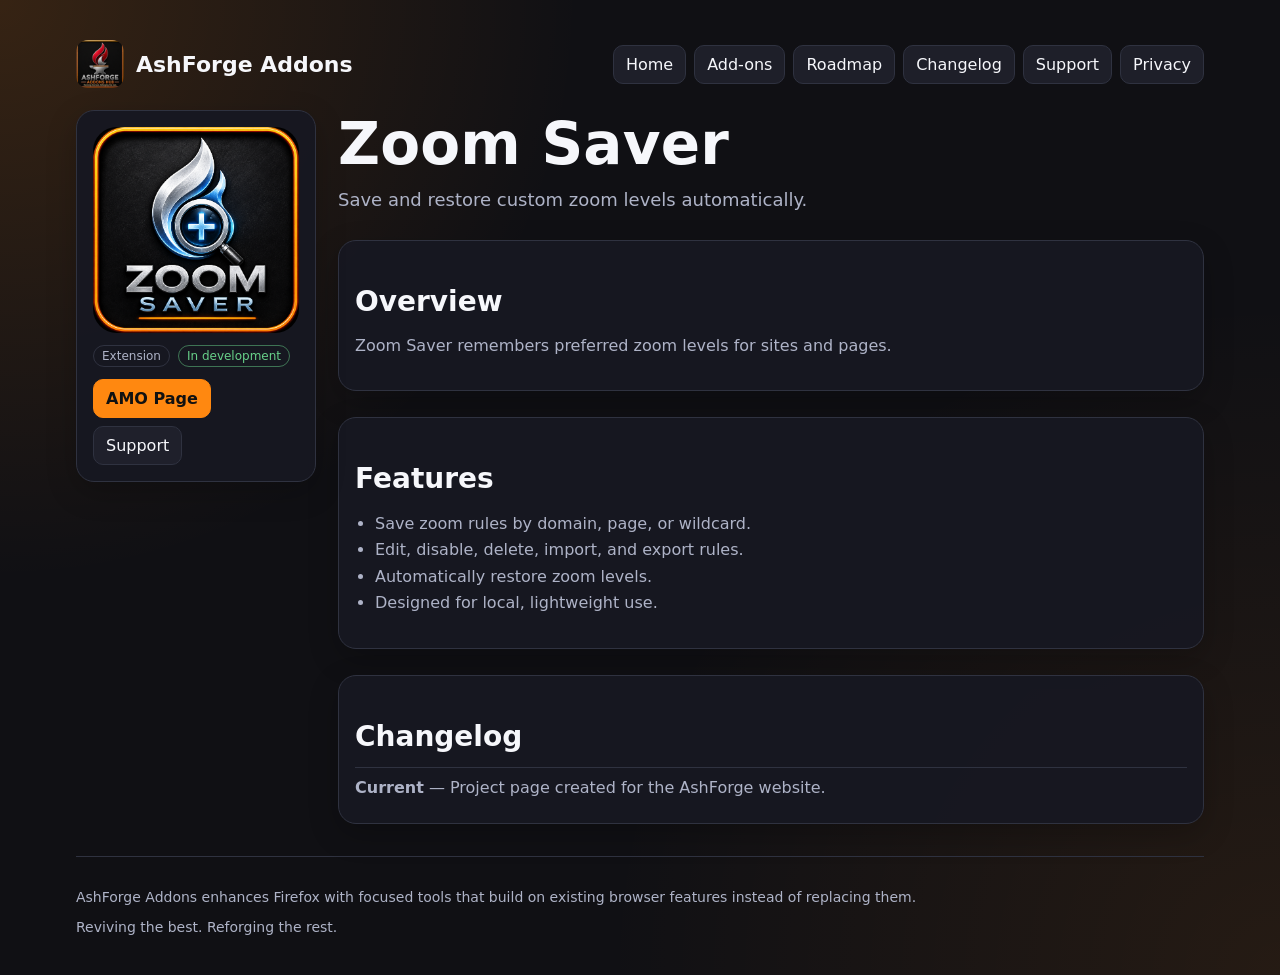
<file: addons/zoom-saver.html>
<!DOCTYPE html>
<html lang="en"><head><meta charset="UTF-8"><meta name="viewport" content="width=device-width, initial-scale=1"><title>Zoom Saver | AshForge Addons</title><link rel="stylesheet" href="../css/style.css"></head><body><main class="site-shell"><header class="topbar"><a class="brand" href="../index.html"><img src="../images/icons/ashforge-hub-128.png" alt="AshForge Addons"><strong>AshForge Addons</strong></a><nav class="nav"><a href="../index.html">Home</a><a href="../index.html#addons">Add-ons</a><a href="../roadmap.html">Roadmap</a><a href="../changelog.html">Changelog</a><a href="../support.html">Support</a><a href="../privacy.html">Privacy</a></nav></header><section class="details-layout"><aside class="card side-panel"><img src="../images/icons/zoom-saver.png" alt="Zoom Saver"><div class="badges"><span class="badge">Extension</span><span class="badge ok">In development</span></div><div class="actions"><a class="btn btn-accent" href="https://addons.mozilla.org/en-US/firefox/addon/zoom-saver/" target="_blank" rel="noopener noreferrer">AMO Page</a><a class="btn" href="../support.html">Support</a></div></aside><section><h1>Zoom Saver</h1><p class="lead">Save and restore custom zoom levels automatically.</p><div class="card section"><h2>Overview</h2><p>Zoom Saver remembers preferred zoom levels for sites and pages.</p></div><div class="card section"><h2>Features</h2><ul class="list"><li>Save zoom rules by domain, page, or wildcard.</li><li>Edit, disable, delete, import, and export rules.</li><li>Automatically restore zoom levels.</li><li>Designed for local, lightweight use.</li></ul></div><div class="card section"><h2>Changelog</h2><ul class="release-list"><li><strong>Current</strong> — Project page created for the AshForge website.</li></ul></div></section></section><footer class="footer"><p>AshForge Addons enhances Firefox with focused tools that build on existing browser features instead of replacing them.</p><p>Reviving the best. Reforging the rest.</p></footer></main></body></html>
</file>
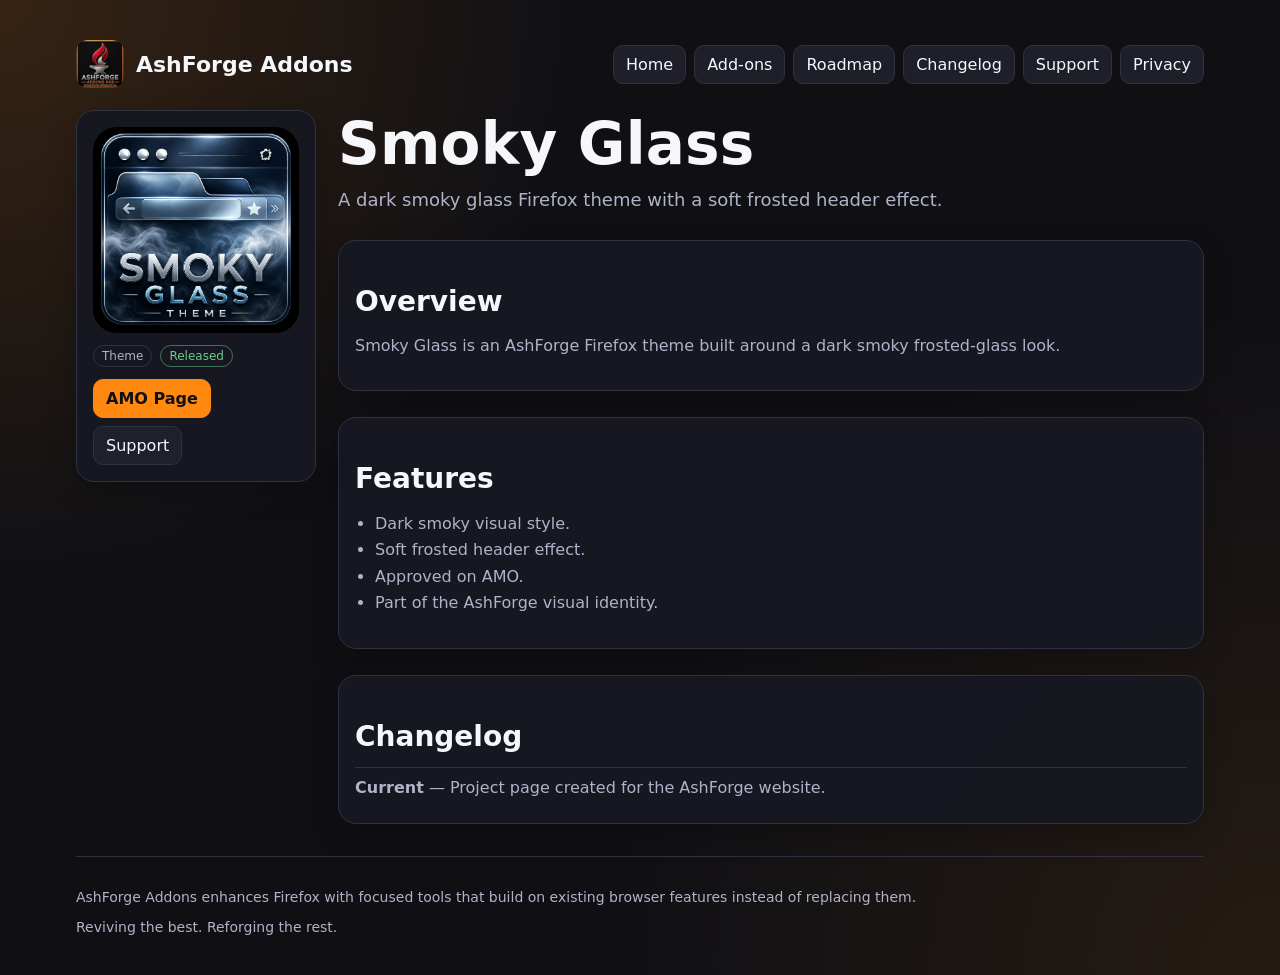
<file: themes/smoky-glass.html>
<!DOCTYPE html>
<html lang="en"><head><meta charset="UTF-8"><meta name="viewport" content="width=device-width, initial-scale=1"><title>Smoky Glass | AshForge Addons</title><link rel="stylesheet" href="../css/style.css"></head><body><main class="site-shell"><header class="topbar"><a class="brand" href="../index.html"><img src="../images/icons/ashforge-hub-128.png" alt="AshForge Addons"><strong>AshForge Addons</strong></a><nav class="nav"><a href="../index.html">Home</a><a href="../index.html#addons">Add-ons</a><a href="../roadmap.html">Roadmap</a><a href="../changelog.html">Changelog</a><a href="../support.html">Support</a><a href="../privacy.html">Privacy</a></nav></header><section class="details-layout"><aside class="card side-panel"><img src="../images/icons/smoky-glass.png" alt="Smoky Glass"><div class="badges"><span class="badge">Theme</span><span class="badge ok">Released</span></div><div class="actions"><a class="btn btn-accent" href="https://addons.mozilla.org/en-US/firefox/addon/smoky-glass/" target="_blank" rel="noopener noreferrer">AMO Page</a><a class="btn" href="../support.html">Support</a></div></aside><section><h1>Smoky Glass</h1><p class="lead">A dark smoky glass Firefox theme with a soft frosted header effect.</p><div class="card section"><h2>Overview</h2><p>Smoky Glass is an AshForge Firefox theme built around a dark smoky frosted-glass look.</p></div><div class="card section"><h2>Features</h2><ul class="list"><li>Dark smoky visual style.</li><li>Soft frosted header effect.</li><li>Approved on AMO.</li><li>Part of the AshForge visual identity.</li></ul></div><div class="card section"><h2>Changelog</h2><ul class="release-list"><li><strong>Current</strong> — Project page created for the AshForge website.</li></ul></div></section></section><footer class="footer"><p>AshForge Addons enhances Firefox with focused tools that build on existing browser features instead of replacing them.</p><p>Reviving the best. Reforging the rest.</p></footer></main></body></html>
</file>
<file: css/style.css>
:root{--bg:#101014;--panel:#171821;--panel2:#20222d;--text:#f6f7fb;--muted:#aeb3c7;--border:#2f3240;--accent:#ff8810;--accent2:#ffb35a;--ok:#68d18a;--shadow:0 16px 40px rgba(0,0,0,.35)}*{box-sizing:border-box}html{scroll-behavior:smooth}body{margin:0;min-height:100vh;font-family:system-ui,-apple-system,BlinkMacSystemFont,"Segoe UI",sans-serif;background:radial-gradient(circle at top left,rgba(255,136,16,.16),transparent 36%),radial-gradient(circle at bottom right,rgba(255,136,16,.09),transparent 42%),var(--bg);color:var(--text)}a{color:inherit}.site-shell{max-width:1180px;margin:0 auto;padding:26px}.topbar{display:flex;align-items:center;justify-content:space-between;gap:16px;padding:14px 0 22px}.brand{display:flex;align-items:center;gap:12px;text-decoration:none}.brand img{width:48px;height:48px;border-radius:12px;object-fit:cover}.brand strong{font-size:22px}.nav{display:flex;flex-wrap:wrap;gap:8px}.nav a,.btn{border:1px solid var(--border);background:rgba(32,34,45,.88);color:var(--text);border-radius:10px;padding:9px 12px;text-decoration:none;display:inline-flex;align-items:center;justify-content:center}.nav a:hover,.btn:hover{filter:brightness(1.1)}.btn-accent{background:var(--accent);border-color:var(--accent);color:#111;font-weight:800}.hero{display:grid;grid-template-columns:160px 1fr;gap:24px;align-items:center;padding:26px;border-radius:22px;background:linear-gradient(135deg,rgba(255,136,16,.15),rgba(255,255,255,.03));border:1px solid rgba(255,136,16,.38);box-shadow:var(--shadow)}.hero img{width:160px;height:160px;border-radius:26px;object-fit:cover}h1{margin:0;font-size:clamp(34px,5vw,58px);letter-spacing:.2px}h2{font-size:28px;margin:28px 0 14px}h3{margin:0 0 8px}.lead,.hero p{color:var(--muted);line-height:1.55;font-size:18px;margin:8px 0 0}.hero-actions{display:flex;flex-wrap:wrap;gap:10px;margin-top:18px}.section{margin-top:26px}.grid{display:grid;grid-template-columns:repeat(auto-fit,minmax(310px,1fr));gap:16px}.card{background:rgba(23,24,33,.94);border:1px solid var(--border);border-radius:18px;padding:16px;box-shadow:0 10px 30px rgba(0,0,0,.22)}.card-head{display:flex;gap:14px;align-items:flex-start}.product-icon{width:82px;height:82px;border-radius:16px;object-fit:cover;background:#0f1016;border:1px solid rgba(255,136,16,.25)}.card p,.muted{color:var(--muted);line-height:1.5}.badges{display:flex;gap:8px;flex-wrap:wrap;margin:8px 0}.badge{font-size:12px;border:1px solid var(--border);color:var(--muted);padding:3px 8px;border-radius:999px}.badge.ok{border-color:rgba(104,209,138,.5);color:var(--ok)}.actions{display:flex;flex-wrap:wrap;gap:8px;margin-top:12px}.details-layout{display:grid;grid-template-columns:240px 1fr;gap:22px;align-items:start}.side-panel{position:sticky;top:18px}.side-panel img{width:100%;max-width:220px;border-radius:24px;object-fit:cover}.list{padding-left:20px;color:var(--muted);line-height:1.65}.release-list{list-style:none;padding:0;margin:0}.release-list li{border-top:1px solid var(--border);padding:10px 0;color:var(--muted)}.footer{color:var(--muted);border-top:1px solid var(--border);margin-top:32px;padding-top:18px;font-size:14px}.notice{border-left:4px solid var(--accent);padding:12px 14px;background:rgba(255,136,16,.08);color:var(--muted);border-radius:10px}@media(max-width:760px){.site-shell{padding:14px}.topbar{align-items:flex-start;flex-direction:column}.hero,.details-layout{grid-template-columns:1fr}.hero img{width:96px;height:96px}.side-panel{position:static}}
</file>
